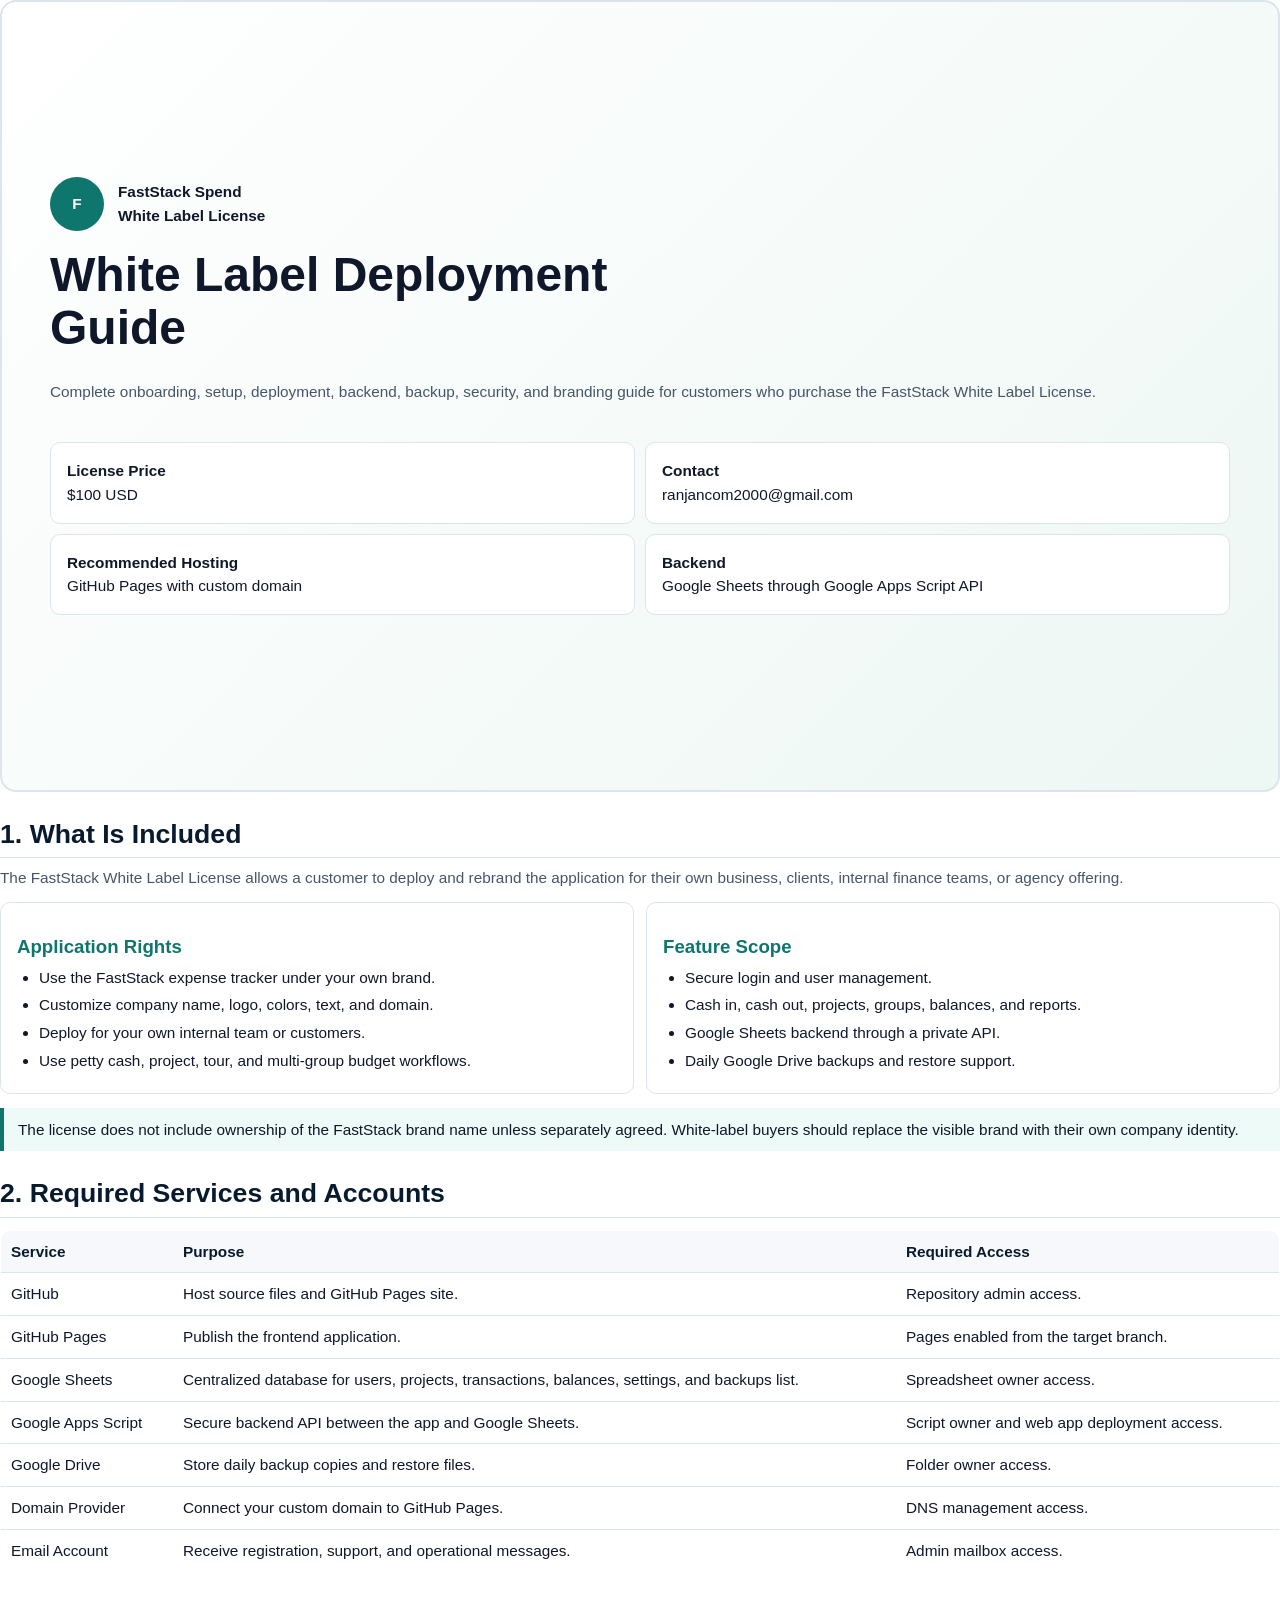
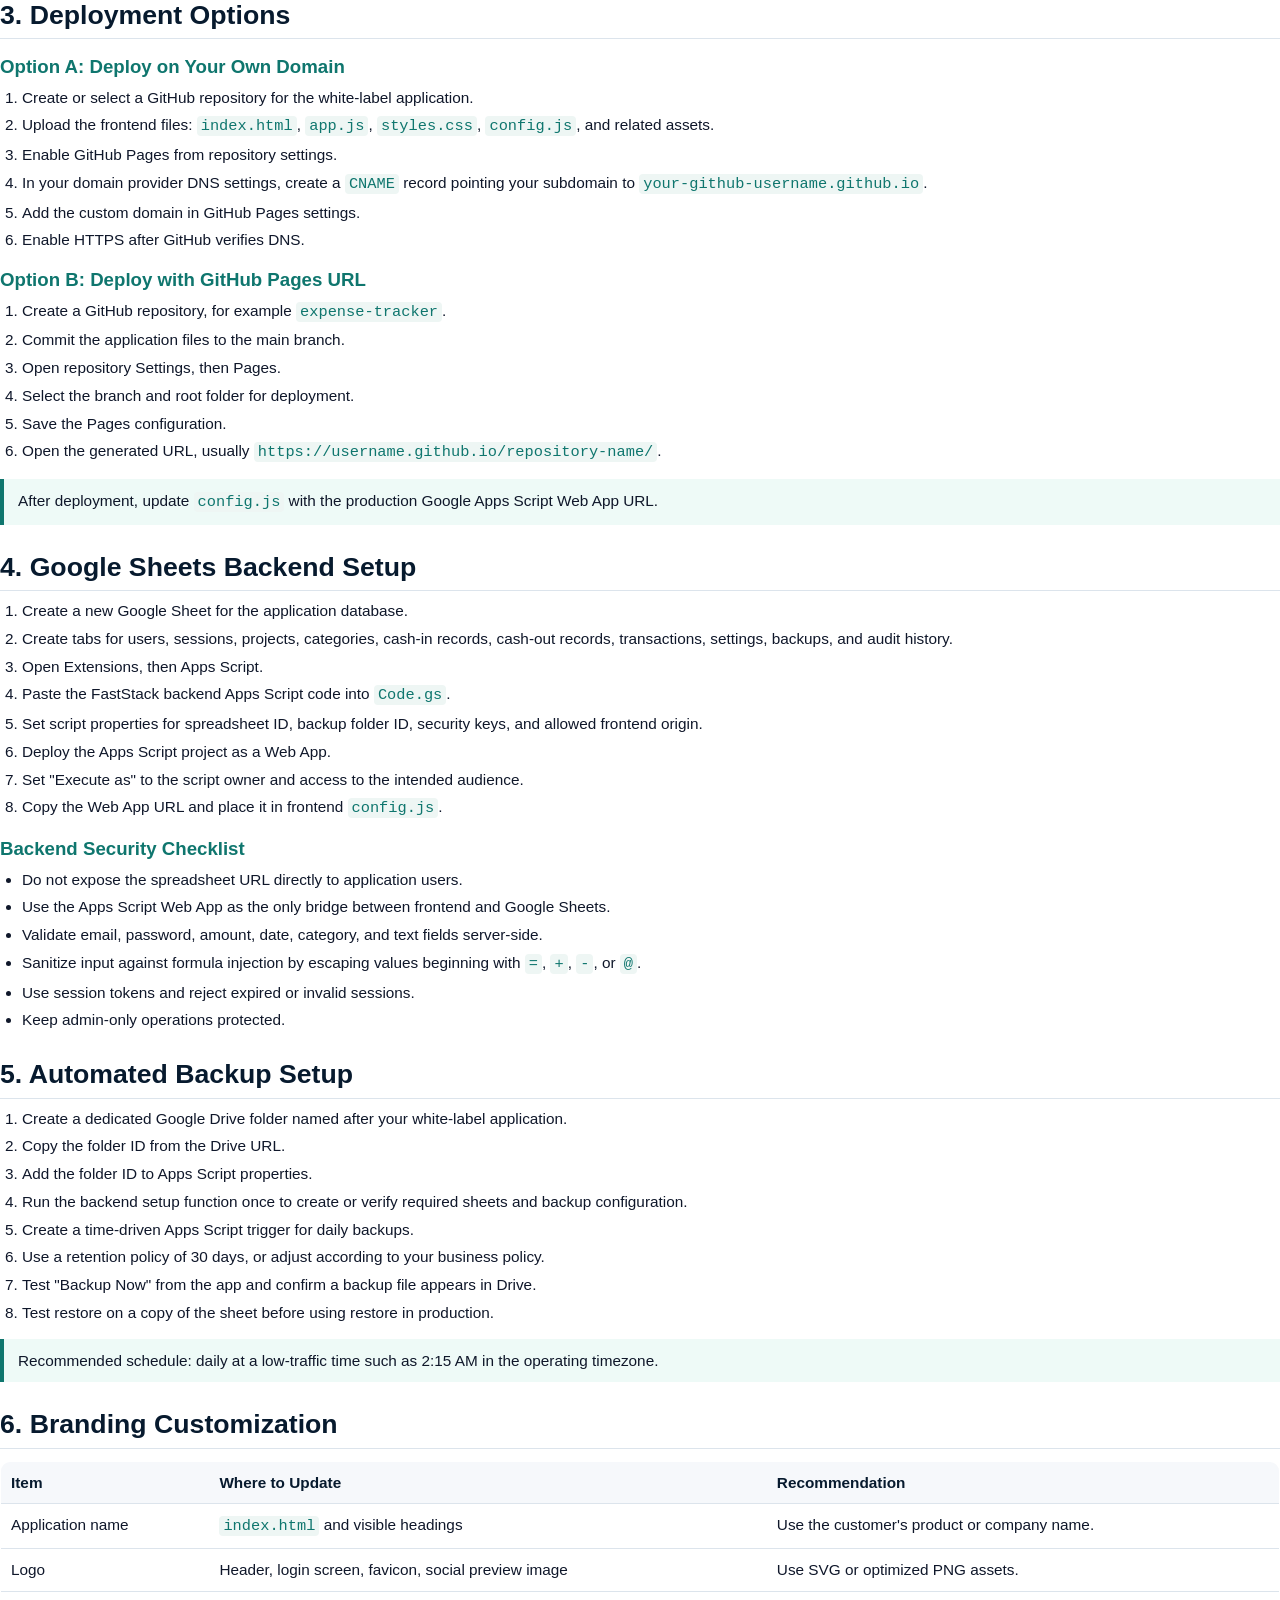
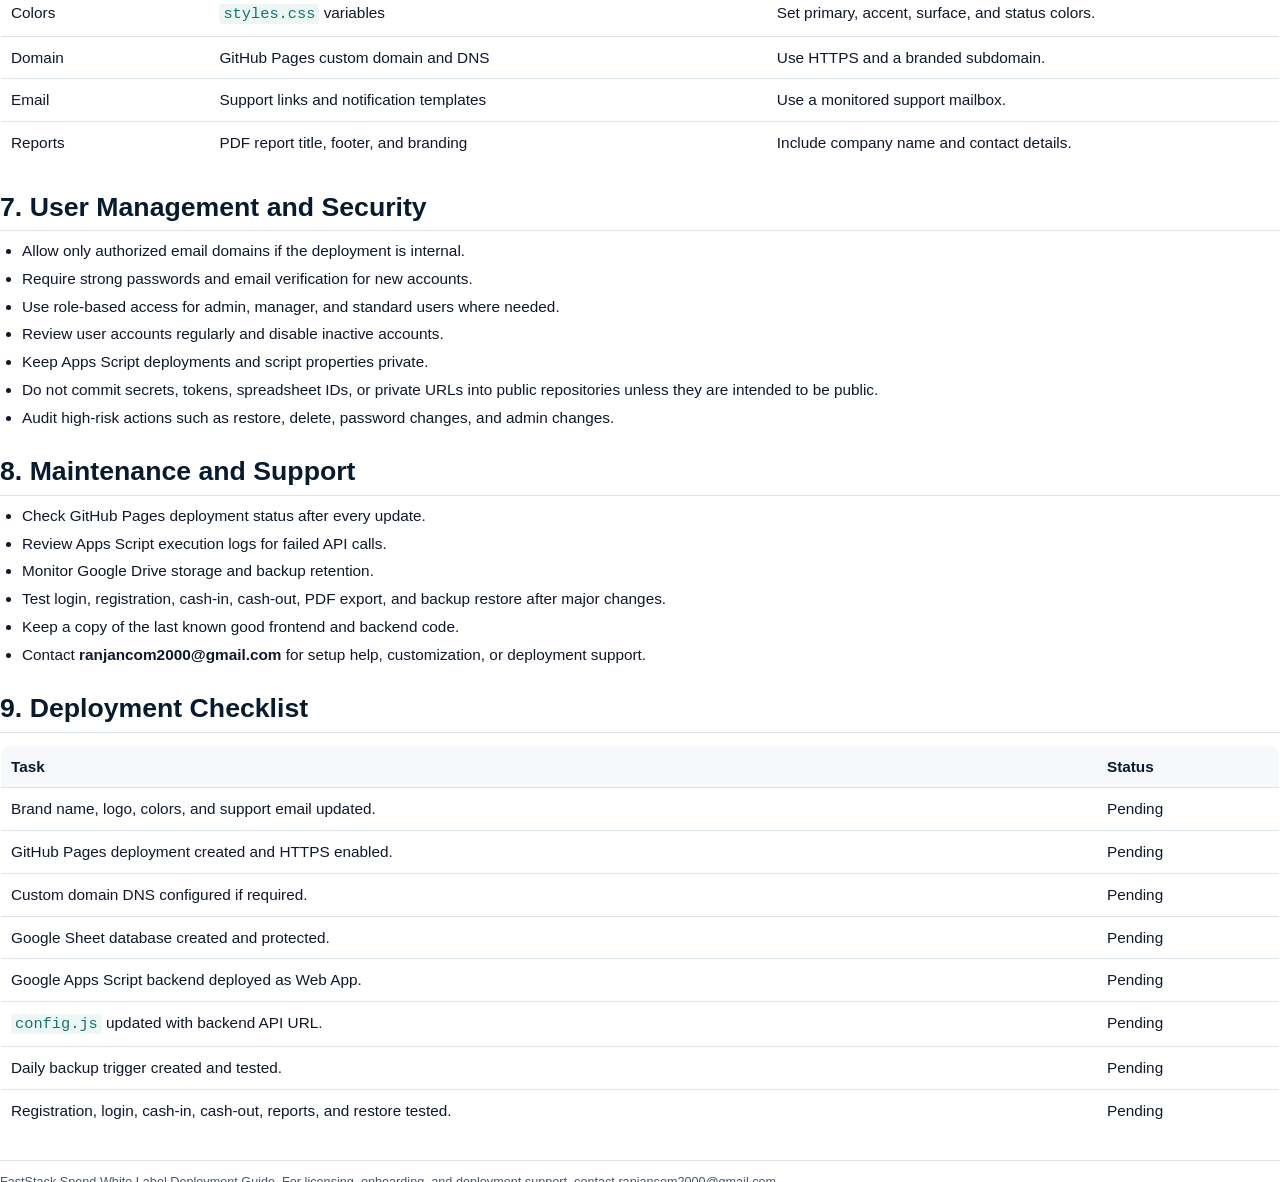
<file: faststackLP/white-label-deployment-guide.html>
<!doctype html>
<html lang="en">
  <head>
    <meta charset="utf-8">
    <title>FastStack White Label Deployment Guide</title>
    <style>
      @page {
        margin: 18mm;
      }

      :root {
        --ink: #0f172a;
        --muted: #475569;
        --line: #dce4ec;
        --accent: #0f766e;
        --soft: #f6f8fb;
        --navy: #071a2e;
      }

      * {
        box-sizing: border-box;
      }

      body {
        margin: 0;
        color: var(--ink);
        font-family: Arial, Helvetica, sans-serif;
        font-size: 11.5pt;
        line-height: 1.55;
      }

      .cover {
        min-height: 88vh;
        display: grid;
        align-content: center;
        gap: 18px;
        border: 2px solid var(--line);
        border-radius: 16px;
        padding: 48px;
        background: linear-gradient(135deg, #ffffff, #edf7f4);
      }

      .brand {
        display: flex;
        gap: 14px;
        align-items: center;
        font-weight: 800;
      }

      .mark {
        display: grid;
        width: 54px;
        height: 54px;
        place-items: center;
        border-radius: 50%;
        background: var(--accent);
        color: #ffffff;
      }

      h1,
      h2,
      h3 {
        margin: 0;
        line-height: 1.1;
      }

      h1 {
        max-width: 680px;
        font-size: 36pt;
      }

      h2 {
        margin-top: 28px;
        border-bottom: 1px solid var(--line);
        padding-bottom: 8px;
        color: var(--navy);
        font-size: 20pt;
      }

      h3 {
        margin-top: 18px;
        color: var(--accent);
        font-size: 14pt;
      }

      p {
        margin: 8px 0 0;
        color: var(--muted);
      }

      ul,
      ol {
        margin: 8px 0 0 22px;
        padding: 0;
      }

      li {
        margin: 4px 0;
      }

      .page-break {
        break-before: page;
      }

      .meta {
        display: grid;
        grid-template-columns: repeat(2, 1fr);
        gap: 10px;
        margin-top: 20px;
      }

      .card,
      table {
        border: 1px solid var(--line);
        border-radius: 10px;
        background: #ffffff;
      }

      .card {
        padding: 16px;
      }

      .grid {
        display: grid;
        grid-template-columns: repeat(2, 1fr);
        gap: 12px;
        margin-top: 12px;
      }

      table {
        width: 100%;
        margin-top: 12px;
        border-collapse: collapse;
        overflow: hidden;
      }

      th,
      td {
        border-bottom: 1px solid var(--line);
        padding: 9px 10px;
        text-align: left;
        vertical-align: top;
      }

      th {
        background: var(--soft);
        color: var(--navy);
      }

      tr:last-child td {
        border-bottom: 0;
      }

      code {
        border-radius: 4px;
        background: #eef6f4;
        color: var(--accent);
        font-family: Consolas, monospace;
        padding: 1px 4px;
      }

      .note {
        border-left: 4px solid var(--accent);
        margin-top: 14px;
        padding: 10px 14px;
        background: #eefaf7;
      }

      .footer {
        margin-top: 28px;
        border-top: 1px solid var(--line);
        padding-top: 12px;
        color: var(--muted);
        font-size: 9.5pt;
      }
    </style>
  </head>
  <body>
    <section class="cover">
      <div class="brand">
        <div class="mark">F</div>
        <div>
          <strong>FastStack Spend</strong><br>
          White Label License
        </div>
      </div>
      <h1>White Label Deployment Guide</h1>
      <p>Complete onboarding, setup, deployment, backend, backup, security, and branding guide for customers who purchase the FastStack White Label License.</p>
      <div class="meta">
        <div class="card"><strong>License Price</strong><br>$100 USD</div>
        <div class="card"><strong>Contact</strong><br>ranjancom2000@gmail.com</div>
        <div class="card"><strong>Recommended Hosting</strong><br>GitHub Pages with custom domain</div>
        <div class="card"><strong>Backend</strong><br>Google Sheets through Google Apps Script API</div>
      </div>
    </section>

    <section class="page-break">
      <h2>1. What Is Included</h2>
      <p>The FastStack White Label License allows a customer to deploy and rebrand the application for their own business, clients, internal finance teams, or agency offering.</p>
      <div class="grid">
        <div class="card">
          <h3>Application Rights</h3>
          <ul>
            <li>Use the FastStack expense tracker under your own brand.</li>
            <li>Customize company name, logo, colors, text, and domain.</li>
            <li>Deploy for your own internal team or customers.</li>
            <li>Use petty cash, project, tour, and multi-group budget workflows.</li>
          </ul>
        </div>
        <div class="card">
          <h3>Feature Scope</h3>
          <ul>
            <li>Secure login and user management.</li>
            <li>Cash in, cash out, projects, groups, balances, and reports.</li>
            <li>Google Sheets backend through a private API.</li>
            <li>Daily Google Drive backups and restore support.</li>
          </ul>
        </div>
      </div>
      <div class="note">The license does not include ownership of the FastStack brand name unless separately agreed. White-label buyers should replace the visible brand with their own company identity.</div>
    </section>

    <section>
      <h2>2. Required Services and Accounts</h2>
      <table>
        <thead>
          <tr><th>Service</th><th>Purpose</th><th>Required Access</th></tr>
        </thead>
        <tbody>
          <tr><td>GitHub</td><td>Host source files and GitHub Pages site.</td><td>Repository admin access.</td></tr>
          <tr><td>GitHub Pages</td><td>Publish the frontend application.</td><td>Pages enabled from the target branch.</td></tr>
          <tr><td>Google Sheets</td><td>Centralized database for users, projects, transactions, balances, settings, and backups list.</td><td>Spreadsheet owner access.</td></tr>
          <tr><td>Google Apps Script</td><td>Secure backend API between the app and Google Sheets.</td><td>Script owner and web app deployment access.</td></tr>
          <tr><td>Google Drive</td><td>Store daily backup copies and restore files.</td><td>Folder owner access.</td></tr>
          <tr><td>Domain Provider</td><td>Connect your custom domain to GitHub Pages.</td><td>DNS management access.</td></tr>
          <tr><td>Email Account</td><td>Receive registration, support, and operational messages.</td><td>Admin mailbox access.</td></tr>
        </tbody>
      </table>
    </section>

    <section class="page-break">
      <h2>3. Deployment Options</h2>
      <h3>Option A: Deploy on Your Own Domain</h3>
      <ol>
        <li>Create or select a GitHub repository for the white-label application.</li>
        <li>Upload the frontend files: <code>index.html</code>, <code>app.js</code>, <code>styles.css</code>, <code>config.js</code>, and related assets.</li>
        <li>Enable GitHub Pages from repository settings.</li>
        <li>In your domain provider DNS settings, create a <code>CNAME</code> record pointing your subdomain to <code>your-github-username.github.io</code>.</li>
        <li>Add the custom domain in GitHub Pages settings.</li>
        <li>Enable HTTPS after GitHub verifies DNS.</li>
      </ol>
      <h3>Option B: Deploy with GitHub Pages URL</h3>
      <ol>
        <li>Create a GitHub repository, for example <code>expense-tracker</code>.</li>
        <li>Commit the application files to the main branch.</li>
        <li>Open repository Settings, then Pages.</li>
        <li>Select the branch and root folder for deployment.</li>
        <li>Save the Pages configuration.</li>
        <li>Open the generated URL, usually <code>https://username.github.io/repository-name/</code>.</li>
      </ol>
      <div class="note">After deployment, update <code>config.js</code> with the production Google Apps Script Web App URL.</div>
    </section>

    <section>
      <h2>4. Google Sheets Backend Setup</h2>
      <ol>
        <li>Create a new Google Sheet for the application database.</li>
        <li>Create tabs for users, sessions, projects, categories, cash-in records, cash-out records, transactions, settings, backups, and audit history.</li>
        <li>Open Extensions, then Apps Script.</li>
        <li>Paste the FastStack backend Apps Script code into <code>Code.gs</code>.</li>
        <li>Set script properties for spreadsheet ID, backup folder ID, security keys, and allowed frontend origin.</li>
        <li>Deploy the Apps Script project as a Web App.</li>
        <li>Set "Execute as" to the script owner and access to the intended audience.</li>
        <li>Copy the Web App URL and place it in frontend <code>config.js</code>.</li>
      </ol>
      <h3>Backend Security Checklist</h3>
      <ul>
        <li>Do not expose the spreadsheet URL directly to application users.</li>
        <li>Use the Apps Script Web App as the only bridge between frontend and Google Sheets.</li>
        <li>Validate email, password, amount, date, category, and text fields server-side.</li>
        <li>Sanitize input against formula injection by escaping values beginning with <code>=</code>, <code>+</code>, <code>-</code>, or <code>@</code>.</li>
        <li>Use session tokens and reject expired or invalid sessions.</li>
        <li>Keep admin-only operations protected.</li>
      </ul>
    </section>

    <section class="page-break">
      <h2>5. Automated Backup Setup</h2>
      <ol>
        <li>Create a dedicated Google Drive folder named after your white-label application.</li>
        <li>Copy the folder ID from the Drive URL.</li>
        <li>Add the folder ID to Apps Script properties.</li>
        <li>Run the backend setup function once to create or verify required sheets and backup configuration.</li>
        <li>Create a time-driven Apps Script trigger for daily backups.</li>
        <li>Use a retention policy of 30 days, or adjust according to your business policy.</li>
        <li>Test "Backup Now" from the app and confirm a backup file appears in Drive.</li>
        <li>Test restore on a copy of the sheet before using restore in production.</li>
      </ol>
      <div class="note">Recommended schedule: daily at a low-traffic time such as 2:15 AM in the operating timezone.</div>
    </section>

    <section>
      <h2>6. Branding Customization</h2>
      <table>
        <thead>
          <tr><th>Item</th><th>Where to Update</th><th>Recommendation</th></tr>
        </thead>
        <tbody>
          <tr><td>Application name</td><td><code>index.html</code> and visible headings</td><td>Use the customer's product or company name.</td></tr>
          <tr><td>Logo</td><td>Header, login screen, favicon, social preview image</td><td>Use SVG or optimized PNG assets.</td></tr>
          <tr><td>Colors</td><td><code>styles.css</code> variables</td><td>Set primary, accent, surface, and status colors.</td></tr>
          <tr><td>Domain</td><td>GitHub Pages custom domain and DNS</td><td>Use HTTPS and a branded subdomain.</td></tr>
          <tr><td>Email</td><td>Support links and notification templates</td><td>Use a monitored support mailbox.</td></tr>
          <tr><td>Reports</td><td>PDF report title, footer, and branding</td><td>Include company name and contact details.</td></tr>
        </tbody>
      </table>
    </section>

    <section class="page-break">
      <h2>7. User Management and Security</h2>
      <ul>
        <li>Allow only authorized email domains if the deployment is internal.</li>
        <li>Require strong passwords and email verification for new accounts.</li>
        <li>Use role-based access for admin, manager, and standard users where needed.</li>
        <li>Review user accounts regularly and disable inactive accounts.</li>
        <li>Keep Apps Script deployments and script properties private.</li>
        <li>Do not commit secrets, tokens, spreadsheet IDs, or private URLs into public repositories unless they are intended to be public.</li>
        <li>Audit high-risk actions such as restore, delete, password changes, and admin changes.</li>
      </ul>
      <h2>8. Maintenance and Support</h2>
      <ul>
        <li>Check GitHub Pages deployment status after every update.</li>
        <li>Review Apps Script execution logs for failed API calls.</li>
        <li>Monitor Google Drive storage and backup retention.</li>
        <li>Test login, registration, cash-in, cash-out, PDF export, and backup restore after major changes.</li>
        <li>Keep a copy of the last known good frontend and backend code.</li>
        <li>Contact <strong>ranjancom2000@gmail.com</strong> for setup help, customization, or deployment support.</li>
      </ul>
    </section>

    <section>
      <h2>9. Deployment Checklist</h2>
      <table>
        <thead>
          <tr><th>Task</th><th>Status</th></tr>
        </thead>
        <tbody>
          <tr><td>Brand name, logo, colors, and support email updated.</td><td>Pending</td></tr>
          <tr><td>GitHub Pages deployment created and HTTPS enabled.</td><td>Pending</td></tr>
          <tr><td>Custom domain DNS configured if required.</td><td>Pending</td></tr>
          <tr><td>Google Sheet database created and protected.</td><td>Pending</td></tr>
          <tr><td>Google Apps Script backend deployed as Web App.</td><td>Pending</td></tr>
          <tr><td><code>config.js</code> updated with backend API URL.</td><td>Pending</td></tr>
          <tr><td>Daily backup trigger created and tested.</td><td>Pending</td></tr>
          <tr><td>Registration, login, cash-in, cash-out, reports, and restore tested.</td><td>Pending</td></tr>
        </tbody>
      </table>
      <div class="footer">FastStack Spend White Label Deployment Guide. For licensing, onboarding, and deployment support, contact ranjancom2000@gmail.com.</div>
    </section>
  </body>
</html>
</file>
